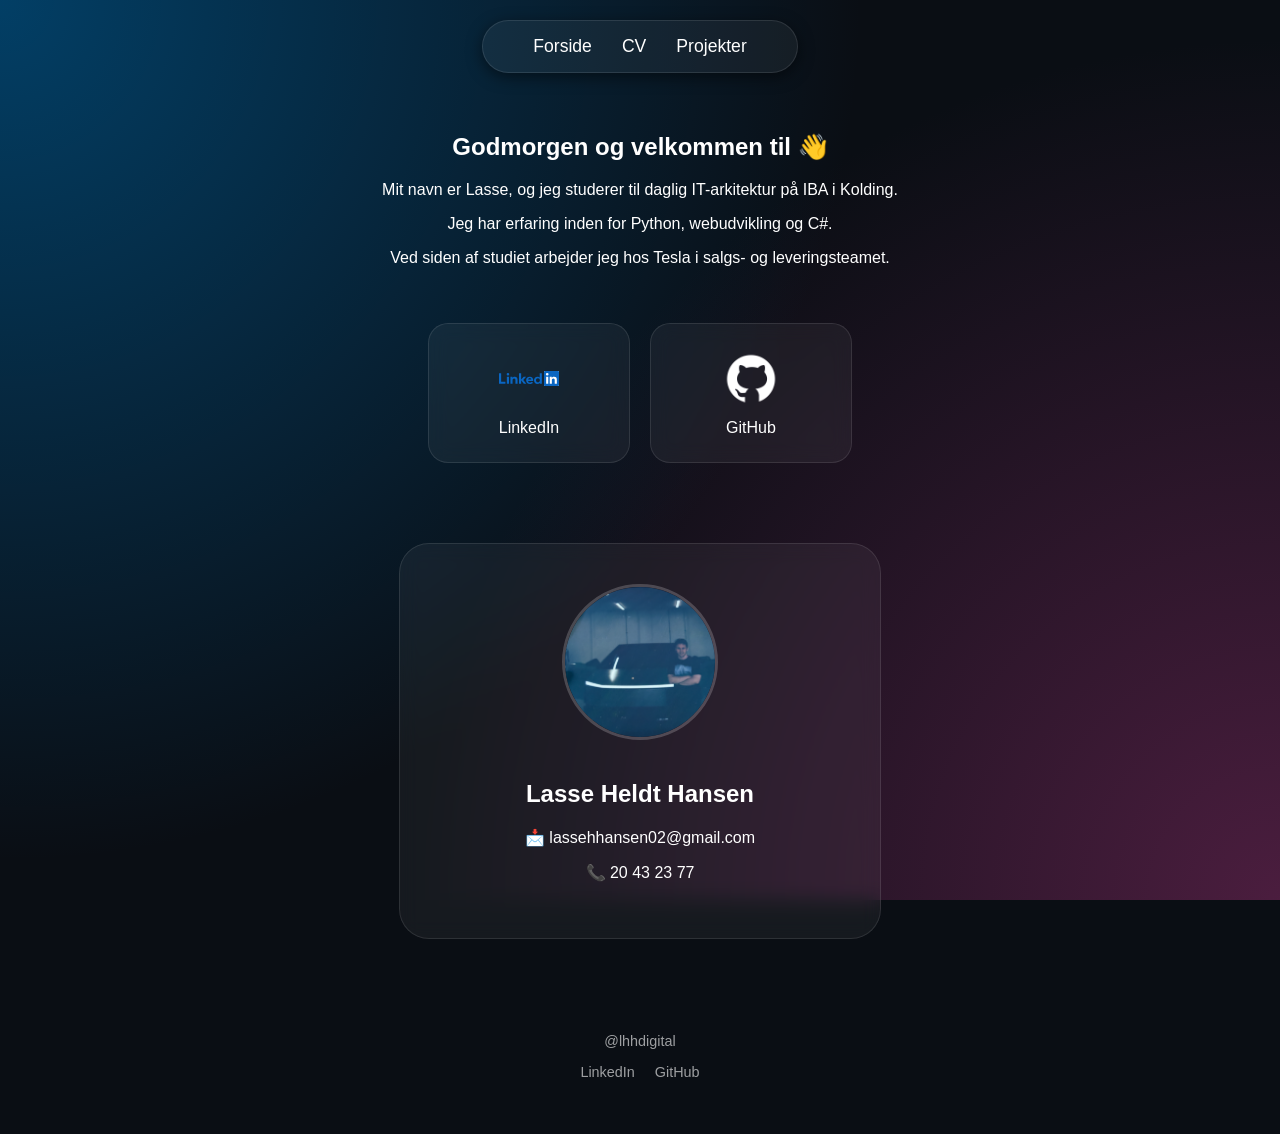
<file: index.html>
<!DOCTYPE html>
<html lang="da">
<head>
    <meta charset="UTF-8">
    <meta name="viewport" content="width=device-width, initial-scale=1.0">
    <title>LHH Digital</title>
    <link rel="stylesheet" href="styles.css">
</head>
<body>

    <nav>
        <ul>
            <li><a href="forside">Forside</a></li>
            <li><a href="cv">CV</a></li>
            <li><a href="projects">Projekter</a></li>
        </ul>
    </nav>

    <header>
        <h2 id="greeting">Hej og velkommen til 👋</h2>
        <p>Mit navn er Lasse, og jeg studerer til daglig IT-arkitektur på IBA i Kolding.</p>
        <p>Jeg har erfaring inden for Python, webudvikling og C#.</p>
        <p>Ved siden af studiet arbejder jeg hos Tesla i salgs- og leveringsteamet.</p>
    </header>

    <section class="dashboard">
        <a href="https://www.linkedin.com/in/lasse-h-hansen-/" target="_blank" class="card">
            <img src="img/LinkedIn.svg" alt="LinkedIn logo">
            <span>LinkedIn</span>
        </a>
        
        <a href="https://github.com/Lasse-HHansen" target="_blank" class="card">
            <img src="img/github.png" alt="Github logo">
            <span>GitHub</span>
        </a>
    </section>

    <section class="profile-container">
        <div class="profile-card">
            <img src="img/ct.png" alt="Lasse" class="profile-img">
            <div class="profile-details">
                <h2>Lasse Heldt Hansen</h2>
                <p><a href="mailto:lassehhansen02@gmail.com">📩 lassehhansen02@gmail.com</a></p>
                <p><a href="tel:+4520432377">📞 20 43 23 77</a></p>
            </div>
        </div>
    </section>

    <footer>
        <p>@lhhdigital</p>
        <ul>
            <li><a href="https://www.linkedin.com/in/lasse-h-hansen-/">LinkedIn</a></li>
            <li><a href="https://github.com/Lasse-HHansen">GitHub</a></li>
        </ul>
    </footer>
    <script src="script.js"></script>
</body>
</html>
</file>
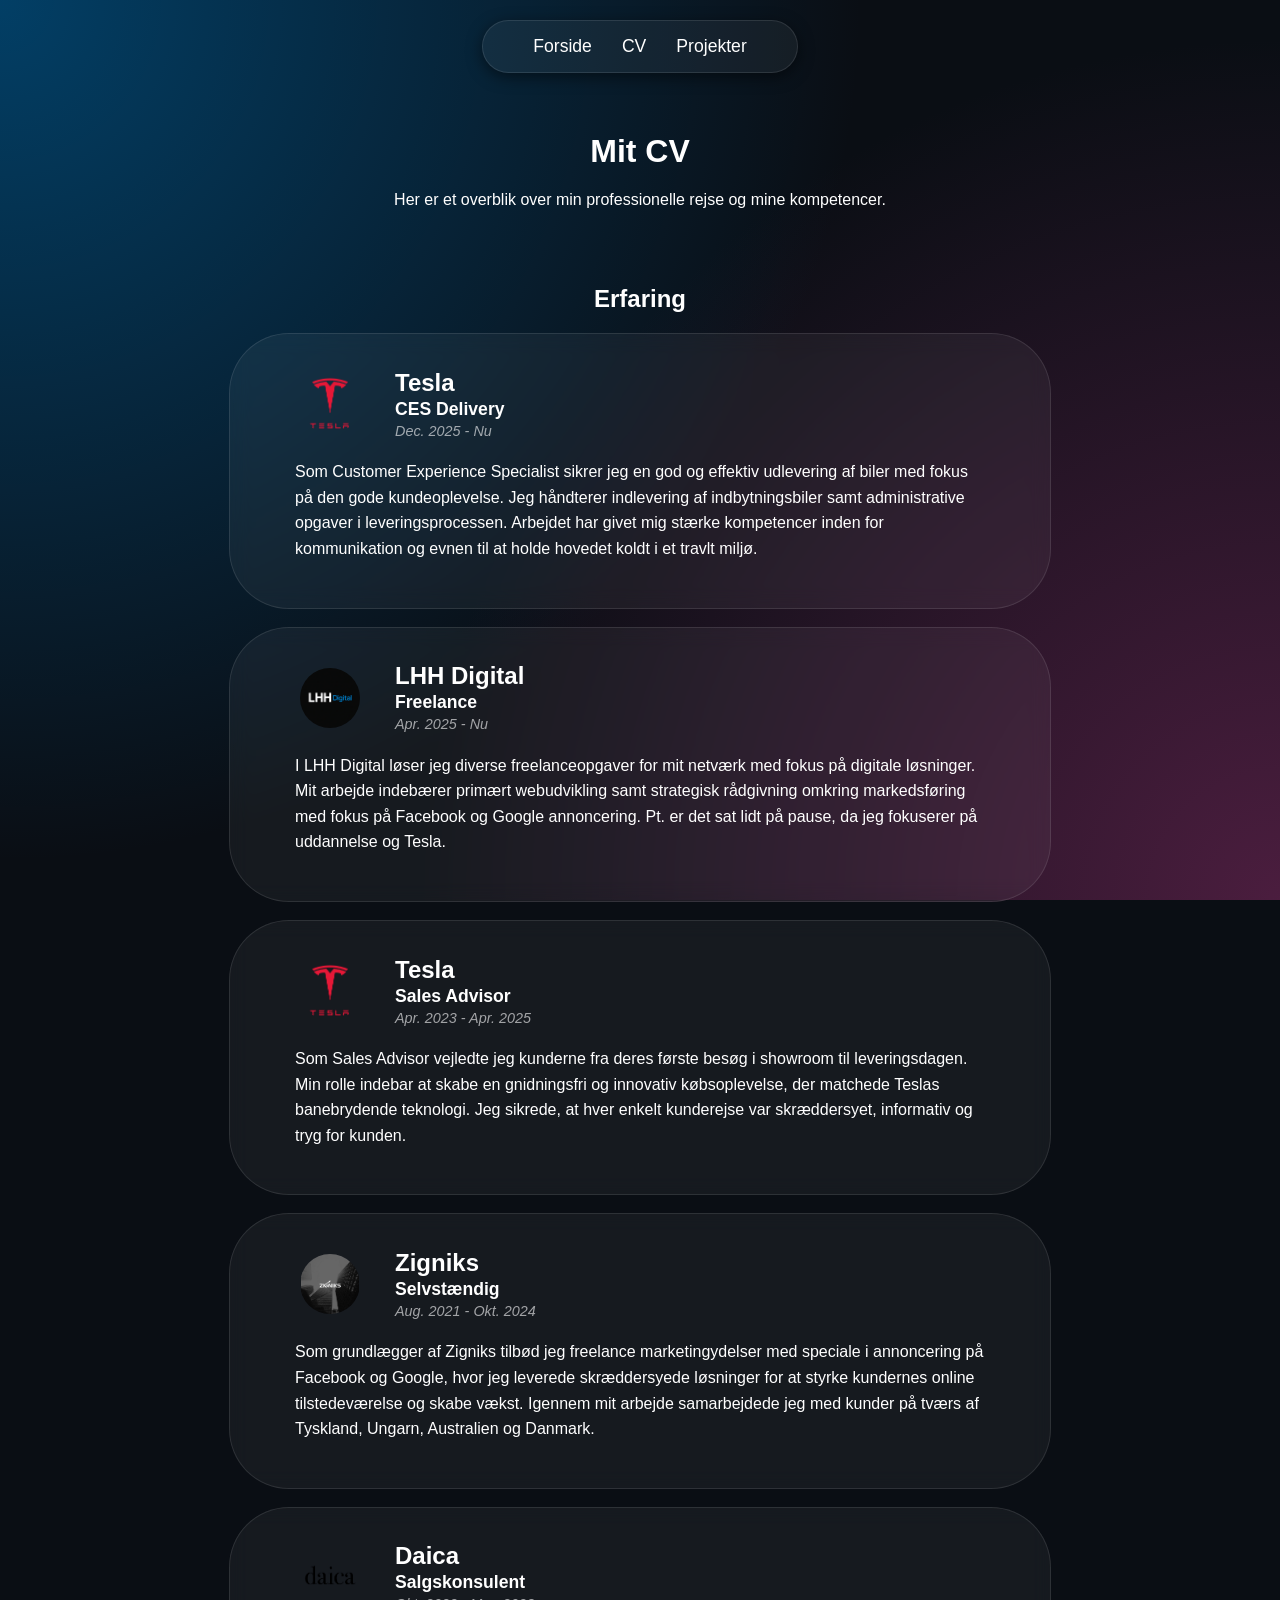
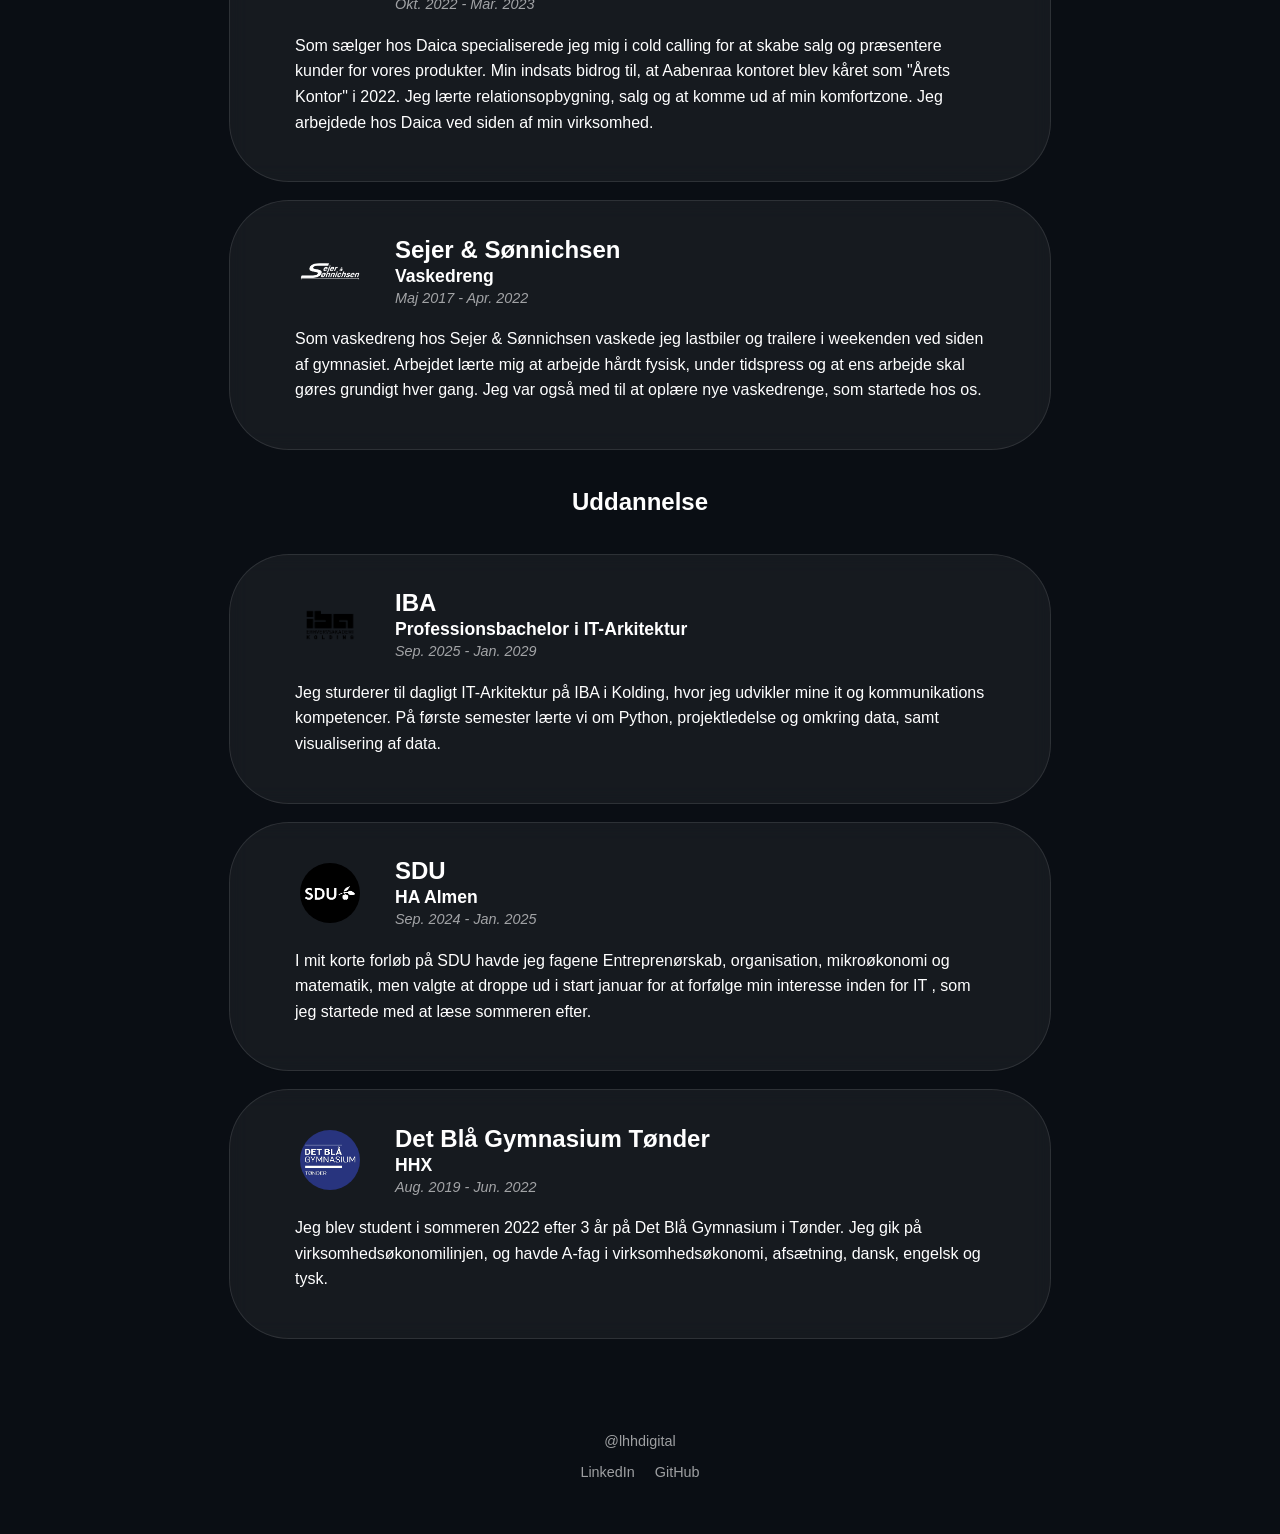
<file: cv.html>
<!DOCTYPE html>
<html lang="da">
<head>
    <meta charset="UTF-8">
    <meta name="viewport" content="width=device-width, initial-scale=1.0">
    <title>CV | LHH Digital</title>
    <link rel="stylesheet" href="styles.css">
</head>
<body>

    <nav>
        <ul>
            <li><a href="index">Forside</a></li>
            <li><a href="cv">CV</a></li>
            <li><a href="projects">Projekter</a></li>
        </ul>
    </nav>

    <header>
        <h1>Mit CV</h1>
        <p>Her er et overblik over min professionelle rejse og mine kompetencer.</p>
    </header>

    <section class="cv-container">
        <h2>Erfaring</h2>
        <div class ="cv-card-oval">
            <div class="cv-top-row">
                <img src="img/tesla.png" alt="Tesla logo" class="company-logo">

                <div class="cv-titles">
                    <h3 class="company-name">Tesla</h3>
                    <h4 class="job-title">CES Delivery</h4>
                    <span class="cv-date">Dec. 2025 - Nu</span>
                </div>
            </div>

            <p class="cv-description">
            Som Customer Experience Specialist sikrer jeg en god og effektiv udlevering af biler med fokus på den gode kundeoplevelse. 
            Jeg håndterer indlevering af indbytningsbiler samt administrative opgaver i leveringsprocessen. Arbejdet har givet mig stærke kompetencer inden for kommunikation og evnen til at holde hovedet koldt i et travlt miljø.

            </p>
        </div>
        <br>
        <div class ="cv-card-oval">
            <div class="cv-top-row">
                <img src="img/lhh-logo.png" alt="lhh logo" class="company-logo">

                <div class="cv-titles">
                    <h3 class="company-name">LHH Digital</h3>
                    <h4 class="job-title">Freelance</h4>
                    <span class="cv-date">Apr. 2025 - Nu</span>
                </div>
            </div>

            <p class="cv-description">
                I LHH Digital løser jeg diverse freelanceopgaver for mit netværk med fokus på digitale løsninger. Mit arbejde indebærer primært webudvikling samt strategisk rådgivning omkring markedsføring med fokus på Facebook og Google annoncering.
                Pt. er det sat lidt på pause, da jeg fokuserer på uddannelse og Tesla.
            </p>
        </div>
        <br>
        <div class ="cv-card-oval">
            <div class="cv-top-row">
                <img src="img/tesla.png" alt="Tesla logo" class="company-logo">

                <div class="cv-titles">
                    <h3 class="company-name">Tesla</h3>
                    <h4 class="job-title">Sales Advisor</h4>
                    <span class="cv-date">Apr. 2023 - Apr. 2025</span>
                </div>
            </div>

            <p class="cv-description">
            Som Sales Advisor vejledte jeg kunderne fra deres første besøg i showroom til leveringsdagen. Min rolle indebar at skabe en gnidningsfri og innovativ købsoplevelse, der matchede Teslas banebrydende teknologi. Jeg sikrede, at hver enkelt kunderejse var skræddersyet, informativ og tryg for kunden.
            </p>
        </div>
        <br>
        <div class ="cv-card-oval">
            <div class="cv-top-row">
                <img src="img/zigniks.png" alt="Zigniks logo" class="company-logo">

                <div class="cv-titles">
                    <h3 class="company-name">Zigniks</h3>
                    <h4 class="job-title">Selvstændig</h4>
                    <span class="cv-date">Aug. 2021 - Okt. 2024</span>
                </div>
            </div>

            <p class="cv-description">
            Som grundlægger af Zigniks tilbød jeg freelance marketingydelser med speciale i annoncering på Facebook og Google, hvor jeg leverede skræddersyede løsninger for at styrke kundernes online tilstedeværelse og skabe vækst.
            Igennem mit arbejde samarbejdede jeg med kunder på tværs af Tyskland, Ungarn, Australien og Danmark.
            </p>
        </div>
        <br>
        <div class ="cv-card-oval">
            <div class="cv-top-row">
                <img src="img/daica.png" alt="Daica logo" class="company-logo">

                <div class="cv-titles">
                    <h3 class="company-name">Daica</h3>
                    <h4 class="job-title">Salgskonsulent</h4>
                    <span class="cv-date">Okt. 2022 - Mar. 2023</span>
                </div>
            </div>

            <p class="cv-description">
            Som sælger hos Daica specialiserede jeg mig i cold calling for at skabe salg og præsentere kunder for vores produkter. 
            Min indsats bidrog til, at Aabenraa kontoret blev kåret som "Årets Kontor" i 2022. Jeg lærte relationsopbygning, salg og at komme ud af min komfortzone. Jeg arbejdede hos Daica ved siden af min virksomhed.
            </p>
        </div>
        <br>
        <div class ="cv-card-oval">
            <div class="cv-top-row">
                <img src="img/seso.png" alt="seso logo" class="company-logo">

                <div class="cv-titles">
                    <h3 class="company-name">Sejer & Sønnichsen</h3>
                    <h4 class="job-title">Vaskedreng</h4>
                    <span class="cv-date">Maj 2017 - Apr. 2022</span>
                </div>
            </div>

            <p class="cv-description">
            Som vaskedreng hos Sejer & Sønnichsen vaskede jeg lastbiler og trailere i weekenden ved siden af gymnasiet.
            Arbejdet lærte mig at arbejde hårdt fysisk, under tidspress og at ens arbejde skal gøres grundigt hver gang. Jeg var også med til at oplære nye vaskedrenge, som startede hos os. 
            </p>
        </div>
        <br>
        <h2>Uddannelse</h2>
        <br>
        <div class ="cv-card-oval">
            <div class="cv-top-row">
                <img src="img/iba.png" alt="iba logo" class="company-logo">

                <div class="cv-titles">
                    <h3 class="company-name">IBA</h3>
                    <h4 class="job-title">Professionsbachelor i IT-Arkitektur</h4>
                    <span class="cv-date">Sep. 2025 - Jan. 2029</span>
                </div>
            </div>

            <p class="cv-description">
            Jeg sturderer til dagligt IT-Arkitektur på IBA i Kolding, hvor jeg udvikler mine it og kommunikations kompetencer.
            På første semester lærte vi om Python, projektledelse og omkring data, samt visualisering af data.
            </p>
        </div>
        <br>
        <div class ="cv-card-oval">
            <div class="cv-top-row">
                <img src="img/sdu.png" alt="sdu logo" class="company-logo">

                <div class="cv-titles">
                    <h3 class="company-name">SDU</h3>
                    <h4 class="job-title">HA Almen</h4>
                    <span class="cv-date">Sep. 2024 - Jan. 2025</span>
                </div>
            </div>

            <p class="cv-description">
            I mit korte forløb på SDU havde jeg fagene Entreprenørskab, organisation, mikroøkonomi og matematik, men valgte at droppe ud i start januar for at forfølge min interesse inden for IT
            , som jeg startede med at læse sommeren efter. 

            </p>
        </div>
        <br>
        <div class ="cv-card-oval">
            <div class="cv-top-row">
                <img src="img/toha.png" alt="toha logo" class="company-logo">

                <div class="cv-titles">
                    <h3 class="company-name">Det Blå Gymnasium Tønder</h3>
                    <h4 class="job-title">HHX</h4>
                    <span class="cv-date">Aug. 2019 - Jun. 2022</span>
                </div>
            </div>

            <p class="cv-description">
            Jeg blev student i sommeren 2022 efter 3 år på Det Blå Gymnasium i Tønder. Jeg gik på virksomhedsøkonomilinjen, og havde A-fag i
            virksomhedsøkonomi, afsætning, dansk, engelsk og tysk.
            </p>
        </div>

        
    </section>
    <footer>
            <p>@lhhdigital</p>
            <ul>
                <li><a href="https://www.linkedin.com/in/lasse-h-hansen-/">LinkedIn</a></li>
                <li><a href="https://github.com/Lasse-HHansen">GitHub</a></li>
            </ul>
        </footer>



</body>

</html>
</file>
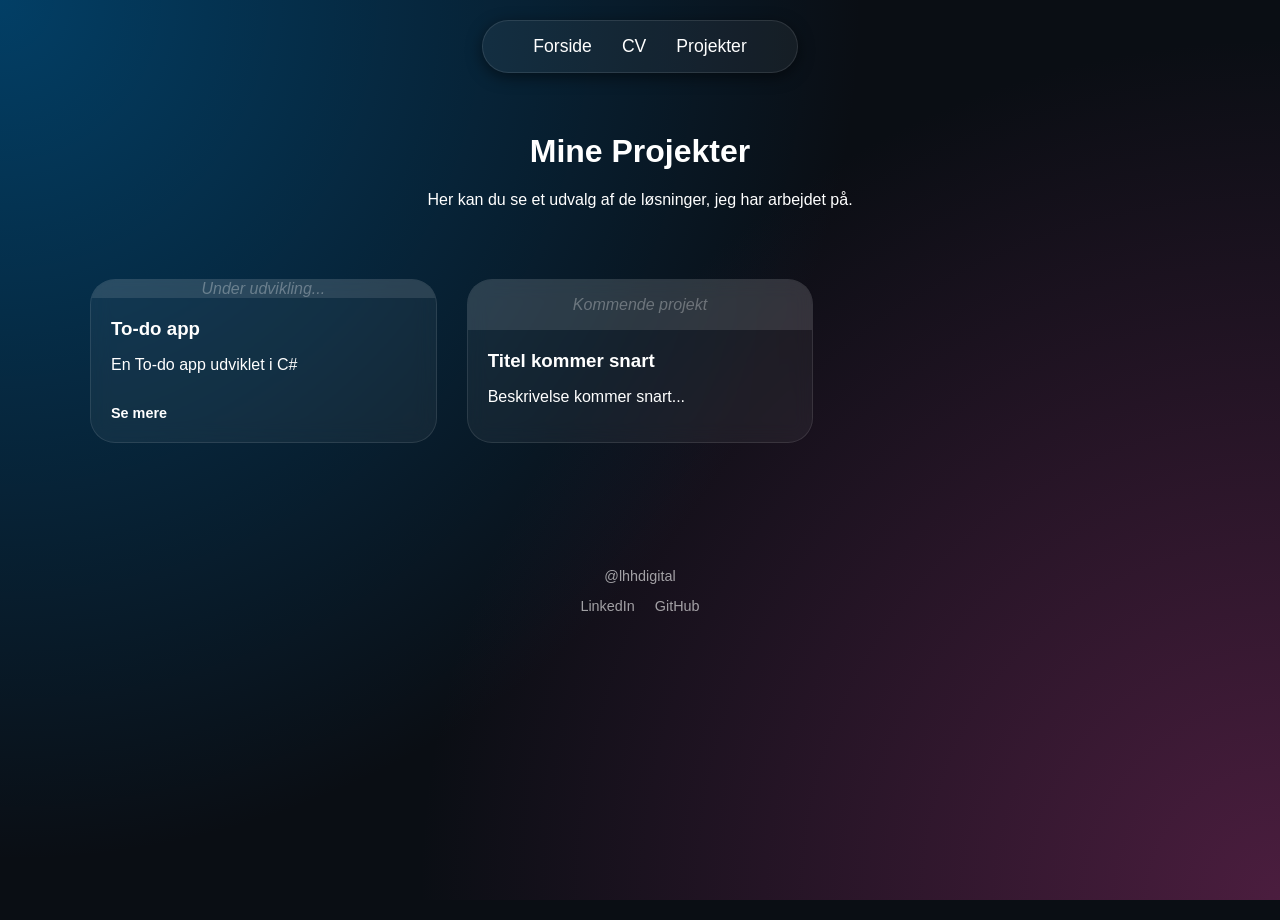
<file: projects.html>
<!DOCTYPE html>
<html lang="da">
<head>
    <meta charset="UTF-8">
    <meta name="viewport" content="width=device-width, initial-scale=1.0">
    <title>Projekter | LHH Digital</title>
    <link rel="stylesheet" href="styles.css">
</head>
<body>

    <nav>
        <ul>
            <li><a href="index">Forside</a></li>
            <li><a href="cv">CV</a></li>
            <li><a href="projekter">Projekter</a></li>
        </ul>
    </nav>

    <header>
        <h1>Mine Projekter</h1>
        <p>Her kan du se et udvalg af de løsninger, jeg har arbejdet på.</p>
    </header>

    <section class="project-grid">
        <div class="project-card">
            <div class="project-image">
                <span>Under udvikling...</span>
            </div>
            <div class="project-info">
                <h3>To-do app</h3>
                <p>En To-do app udviklet i C#</p>
                <a href="javascript:void(0)" class="project-link" onclick="openModal('To-do app', 'Dette system er bygget i C# for at holde styr på daglige opgaver. Jeg lærte meget om datastrukturer og hvordan man gemmer lister lokalt.')">Se mere</a>
            </div>
        </div>

        <div class="project-card coming-soon">
            <div class="project-image"><span>Kommende projekt</span></div>
            <div class="project-info">
                <h3>Titel kommer snart</h3>
                <p>Beskrivelse kommer snart...</p>
            </div>
        </div>
        
        
        </section>

        <div id="projectModal" class="modal">
            <div class="modal-content">
                <span class="close-btn" onclick="closeModal()">&times;</span>
                <h2 id="modalTitle">Projekt Titel</h2>
                <p id="modalDescription">Her kommer der tekst</p>
                <div id="modalTech">Teknologier brugt: C#</div>
            </div>
        </div>

        <footer>
            <p>@lhhdigital</p>
            <ul>
                <li><a href="https://www.linkedin.com/in/lasse-h-hansen-/">LinkedIn</a></li>
                <li><a href="https://github.com/Lasse-HHansen">GitHub</a></li>
            </ul>
        </footer>
    <script src="script.js"></script>
</body>
</html>
</file>
<file: styles.css>
body {
    background: 
        radial-gradient(circle at 0% 0%, rgba(0, 75, 122, 0.8), transparent 55%),
        radial-gradient(circle at 100% 100%, rgba(91, 33, 73, 0.8), transparent 55%),
        #0a0e14; 
    background-attachment: fixed; 
    min-height: 100vh;
    color: white;
    text-align: center;
    font-family: 'Segoe UI', Tahoma, Geneva, Verdana, sans-serif;
    margin: 0;
    padding: 0;
}

nav {
    background-color: rgba(255, 255, 255, 0.05);
    width: fit-content;
    margin: 20px auto 60px auto;
    padding: 15px 50px;
    border: 1px solid rgba(255, 255, 255, 0.1);
    border-radius: 50px;
    box-shadow: 0 4px 15px rgba(0,0,0,0.5);
}

nav ul {
    display: flex;
    justify-content: center;
    gap: 30px;
    margin: 0;
    padding: 0;
    list-style-type: none;
}

nav a {
    text-decoration: none;
    color: white;
    font-size: 1.1rem;
    transition: 0.3s;
}

nav li {
    transition: transform 0.3s ease;
}

nav li:hover {
    transform: scale(1.1);
}

.dashboard {
    display: flex;
    flex-wrap: wrap;
    justify-content: center;
    gap: 20px;
    padding: 40px 20px;
}

.card {
    background-color: rgba(255, 255, 255, 0.05);
    backdrop-filter: blur(10px);
    border: 1px solid rgba(255, 255, 255, 0.1);
    border-radius: 20px;
    padding: 25px;
    width: 150px;
    display: flex;
    flex-direction: column;
    align-items: center;
    text-decoration: none;
    color: white;
    transition: transform 0.3s ease, background 0.3s;
}

.card img {
    width: 60px;
    height: 60px;
    object-fit: contain;
    margin-bottom: 10px;
}

.card:hover {
    transform: translateY(-10px);
    background-color: rgba(255, 255, 255, 0.1);
}

.profile-container {
    display: flex;
    justify-content: center;
    padding: 40px 20px;
}

.profile-card {
    background-color: rgba(255, 255, 255, 0.05);
    backdrop-filter: blur(10px);
    border: 1px solid rgba(255, 255, 255, 0.1);
    border-radius: 30px;
    padding: 40px;
    width: 100%;
    max-width: 400px;
    display: flex;
    flex-direction: column;
    align-items: center;
}

.profile-img {
    width: 150px;
    height: 150px;
    border-radius: 50%;
    object-fit: cover;
    border: 3px solid rgba(255, 255, 255, 0.2);
    margin-bottom: 20px;
}

.profile-details a {
    color: white; /* En lidt lysere farve til links så de kan ses */
    text-decoration: none;
}


footer {
    padding: 40px;
    font-size: 0.9rem;
    opacity: 0.6;
}

footer ul {
    list-style: none;
    padding: 0;
    display: flex;
    justify-content: center;
    gap: 20px;
}

footer a {
    color: white;
    text-decoration: none;
}

.cv-container {
    display: flex;
    flex-direction: column;
    align-items: center;
    padding: 40px 20px;
}   

.cv-card-oval {
    background-color: rgba(255, 255, 255, 0.05);
    backdrop-filter: blur(10px);
    border: 1px solid rgba(255, 255, 255, 0.1);
    border-radius: 60px;
    padding: 30px 60px;
    max-width: 700px;
    width: 100%;
    transition: transform 0.3s ease;
}

.cv-card-oval:hover {
    transform: scale(1.02);
    background-color: rgba(255, 255, 255, 0.08);
}

.cv-top-row {
    display: flex;
    align-items: center;
    gap: 25px;
    margin-bottom: 15px;
}

.company-logo {
    width: 60px;
    height: 60px;
    background: transparent;
    padding: 10px;
    border-radius: 50%;
    object-fit: contain;
}

.cv-titles {
    text-align: left;
}

.company-name {
    margin: 0;
    font-size: 1.5rem;
}

.job-title{
    margin: 2px 0;
    font-size: 1.1rem;
    color: white;
}

.cv-date {
    font-size: 0.9rem;
    opacity: 0.6;
    font-style: italic;
}

.cv-description {
    text-align: left;
    line-height: 1.6;
    margin-top: 15px;
    padding-left: 5px;
}

.project-grid {
    display: grid;
    grid-template-columns: repeat(3, 1fr);
    gap: 30px;
    max-width: 1100px;
    margin: 50px auto;
    padding: 20px;
}

.project-card {
    background-color: rgba(255, 255, 255, 0.05);
    backdrop-filter: blur(10px);
    border: 1px solid rgba(255, 255, 255, 0.1);
    border-radius: 25px;
    overflow: hidden;
    transition: transform 0.3s ease, boxshadow 0.3 ease;
    display: flex;
    flex-direction: column;
}

.project-card:hover {
    transform: translateY(-10px);
    box-shadow: 0 10px 30px rgba(0, 0, 0, 0.5);
    border-color: rgba(255, 255, 255, 0.1);
}

.project-image {
    width: 100%;
    height: 100%;
    background-color: rgba(255, 255, 255, 0.1);
    display: flex;
    align-items: center;
    justify-content: center;
    color: rgba(255, 255, 255, 0.3);
    font-style: italic;
}

.project-info {
    padding: 20px;
    text-align: left;
}

.project-info h3 {
    margin: 0 0 10px 0;
    color: white;
}

.project-link {
    display: inline-block;
    margin-top: 15px;
    color: white;
    text-decoration: none;
    font-weight: bold;
    font-size: 0.9rem;
    border-radius: 2px solid #00c6ff;
}

.modal {
    display: none;
    position: fixed;
    z-index: 1000;
    left: 0;
    top: 0;
    width: 100%;
    height: 100%;
    background-color: rgba(0, 0, 0, 0.8);
    backdrop-filter: blur(2px);
}

.modal-content {
    background-color: #1a1f26;
    margin: 10% auto;
    padding: 30px;
    border: 1px solid rgba(255, 255, 255, 0.2);
    border-radius: 20px;
    width: 90%;
    max-width: 650px;
    color: white;
    text-align: left;
    position: relative;
}

.close-btn {
    position: absolute;
    right: 20px;
    left: 10px;
    top: 10px;
    font-size: 28px;
    cursor: pointer;
    color: #aaa
}

.close-btn hover {
    color: white;
}

@media (max-width: 768px) {
    nav {
        padding: 10px 20px;
        margin: 10px auto 30px auto;
    }

    nav ul{
        gap: 15px;
    }

    header h2, header p {
        padding: 0 20px;
        text-align: center;
    }

    header p {
        max-width: 80%;
        margin-left: auto;
        margin-right: auto;
        line-height: 1.5;
        margin-bottom: 15px;
    }

    .profile-details p {
        padding: 0 15px;
        word-break: break-word;
    }

    .cv.cv-description {
        text-align: center;
        padding: 0 10px;
        margin-top: 10px;
    }
 

    .cv-card-oval {
        padding: 20px;
        border-radius: 30px;
        width: 90%;
    }

    .cv-top-row {
        flex-direction: column;
        text-align: center;
        gap: 10px;
    }

    .cv-titles {
        text-align: center;
    }

    .company-logo {
        margin: 0 auto; 
    }

    .dashboard {
        gap: 10px;
    }

    .card {
        width: 120px;
        padding: 15px;
    }

    .profile-card {
        padding: 20px;
        max-width: 300px;
    }

    .profile-img {
        width: 120px;
        height: 120px;
    }

    footer ul {
        flex-direction: column;
        gap: 10px;
    }

}
</file>
